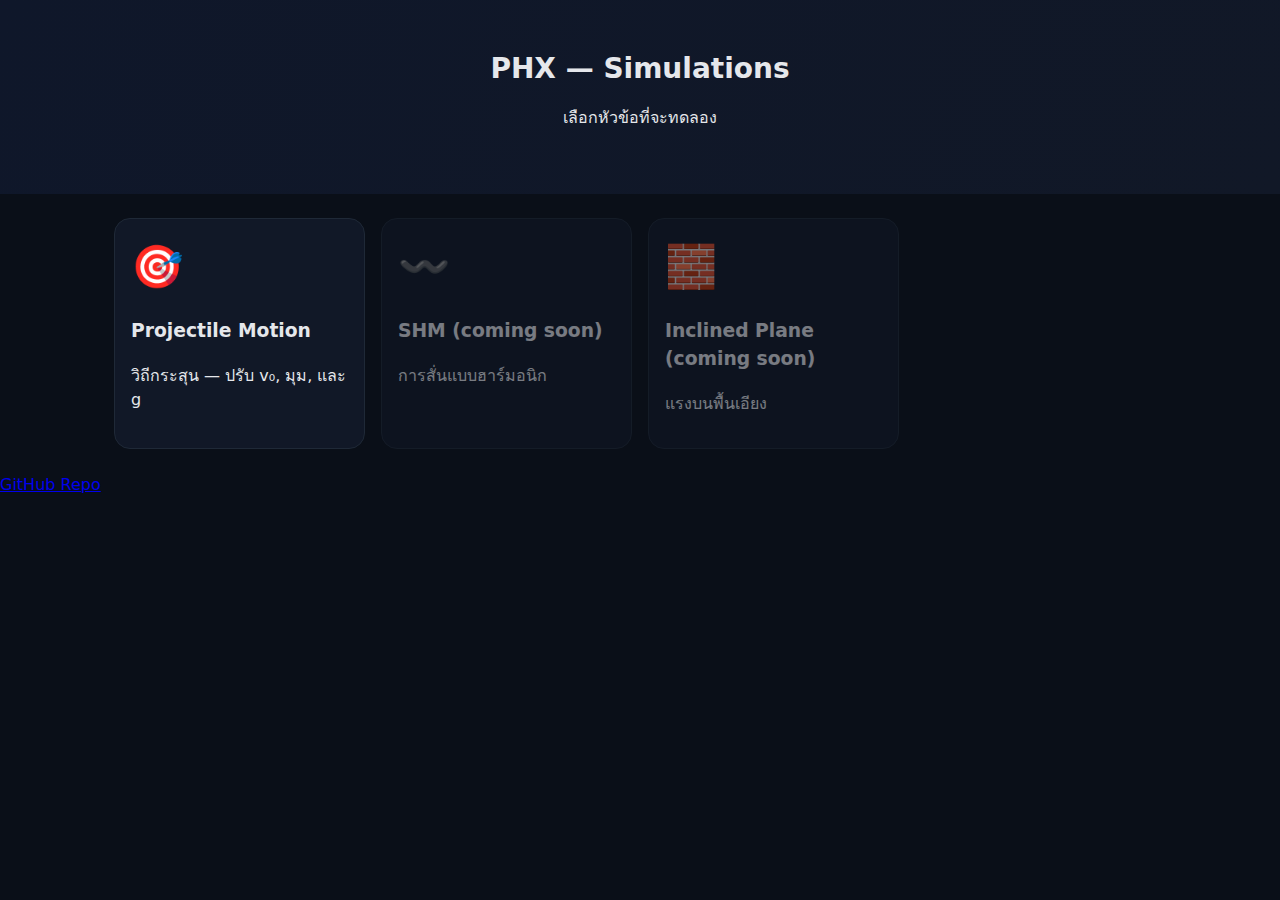
<file: docs/index.html>
<!doctype html>
<html lang="th">
<head>
  <meta charset="utf-8">
  <meta name="viewport" content="width=device-width,initial-scale=1">
  <title>PHX — Simulations</title>
  <link rel="stylesheet" href="./css/app.css">
</head>
<body>
  <header class="hero">
    <h1>PHX — Simulations</h1>
    <p>เลือกหัวข้อที่จะทดลอง</p>
  </header>

  <main class="grid">
    <a class="card" href="./projectile.html">
      <div class="thumb">🎯</div>
      <h3>Projectile Motion</h3>
      <p>วิถีกระสุน — ปรับ v₀, มุม, และ g</p>
    </a>

    <!-- เผื่อเพิ่มโมดูลอื่นในอนาคต -->
    <div class="card disabled">
      <div class="thumb">〰️</div>
      <h3>SHM (coming soon)</h3>
      <p>การสั่นแบบฮาร์มอนิก</p>
    </div>
    <div class="card disabled">
      <div class="thumb">🧱</div>
      <h3>Inclined Plane (coming soon)</h3>
      <p>แรงบนพื้นเอียง</p>
    </div>
  </main>

  <footer class="foot">
    <a href="https://github.com/penthammachat-creator/codespaces-blank" target="_blank" rel="noopener">GitHub Repo</a>
  </footer>
</body>
</html>
</file>
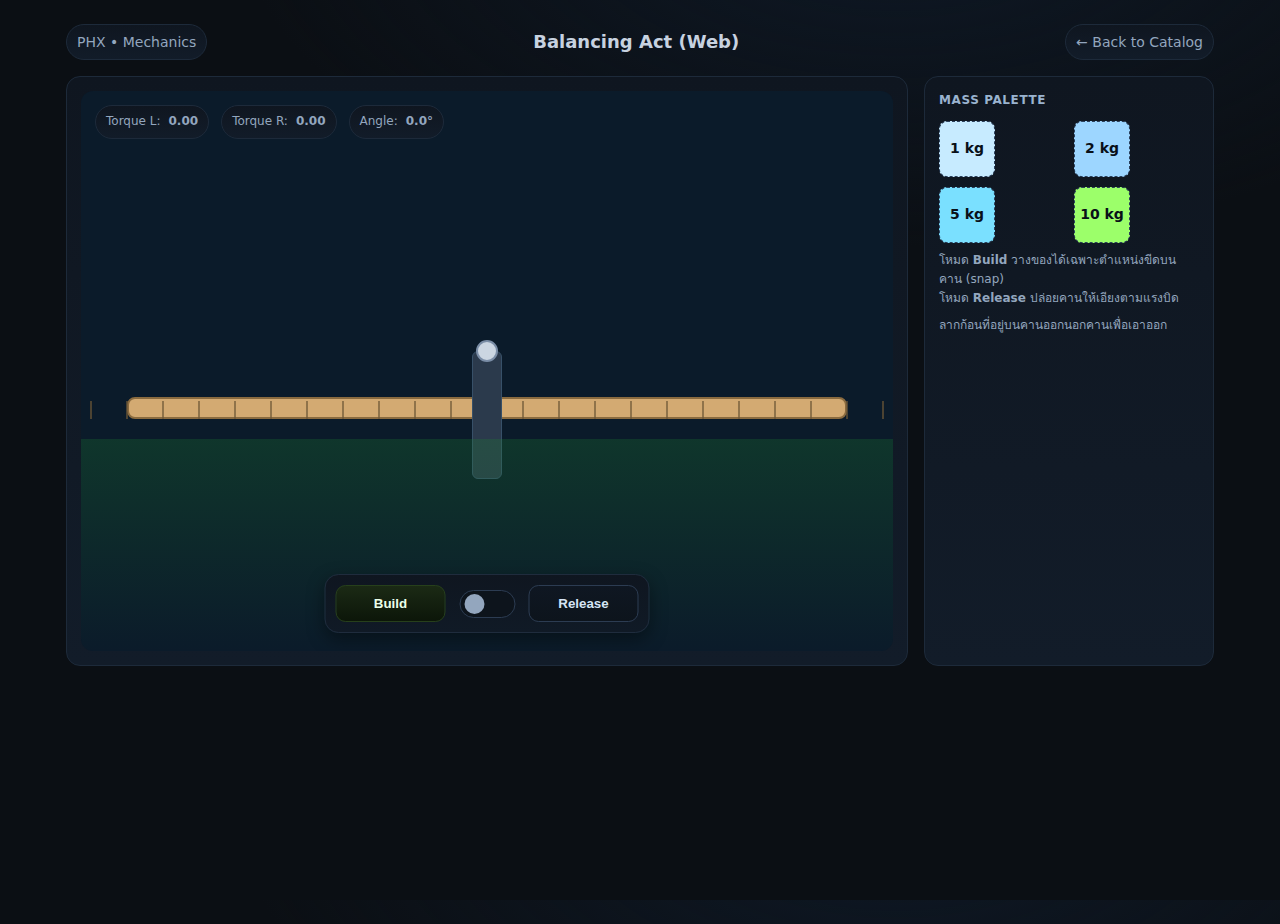
<file: docs/balance/index.html>
<!doctype html>
<html lang="th">
<meta charset="utf-8" />
<meta name="viewport" content="width=device-width, initial-scale=1" />
<title>Balancing Act — PHX</title>
<link rel="icon" href="data:,">
<style>
  :root{
    --bg:#0b0f14; --panel:#0f1620; --panel2:#121c29; --border:#1d2a3a;
    --text:#c7d2e0; --muted:#7f91a8; --primary:#9cff6a; --accent:#7ae0ff; --radius:14px;
    --beam:#d3aa72; --beamEdge:#8a6b3f;
  }
  *{box-sizing:border-box}
  html,body{height:100%}
  body{
    margin:0; background:radial-gradient(1100px 560px at 70% -10%,#0e1825 0%,transparent 60%),var(--bg);
    color:var(--text); font:14px/1.6 system-ui,-apple-system,Segoe UI,Roboto,Ubuntu,Helvetica,Arial,sans-serif;
  }
  a{color:var(--accent); text-decoration:none}
  .wrap{max-width:1180px; margin:24px auto; padding:0 16px}

  .top{display:flex; align-items:center; justify-content:space-between; gap:12px; margin-bottom:16px}
  .pill{display:inline-flex; gap:8px; align-items:center; padding:6px 10px; border:1px solid var(--border); border-radius:999px;
        background:linear-gradient(180deg,var(--panel),var(--panel2)); color:#93a6be}
  h1{margin:0; font-size:18px}

  .grid{display:grid; gap:16px; grid-template-columns: 1fr 290px}
  @media (max-width: 980px){ .grid{grid-template-columns:1fr} }

  .panel{
    border:1px solid var(--border);
    background:linear-gradient(180deg,var(--panel),var(--panel2));
    border-radius:var(--radius);
    padding:14px;
  }

  /* board */
  #board{position:relative; height:560px; border-radius:12px; overflow:hidden;}
  .sky{position:absolute; inset:0; background:#0b1b2a;}
  .ground{position:absolute; left:0; right:0; bottom:0; height:38%; background:linear-gradient(#1b803044,#1b803000);}

  /* pivot */
  .pivot { position:absolute; left:50%; bottom:172px; transform:translateX(-50%); width:30px; height:128px; background:#2b3a4c; border:1px solid #375068; border-radius:6px; }
  .pivot:after{ content:""; position:absolute; top:-12px; left:50%; transform:translateX(-50%); width:18px; height:18px; border-radius:50%; background:#cbd6e2; border:2px solid #7a8da6; }

  /* beam */
  .beam-wrap{ position:absolute; left:50%; bottom:232px; transform:translateX(-50%) rotate(0deg); transform-origin:50% 20px; transition:transform .18s ease-out; }
  .beam{ width:720px; height:22px; border-radius:8px; position:relative; background:var(--beam); border:2px solid var(--beamEdge);}
  /* slot marks */
  .slot-mark{ position:absolute; top:2px; width:2px; height:18px; background:#6e5736aa }

  /* mass */
  .mass{ width:44px; height:44px; border-radius:8px; color:#091018; display:flex; align-items:center; justify-content:center; font-weight:800;
         border:2px solid #1b2a3a; box-shadow:0 6px 16px #0008; position:absolute; cursor:grab; user-select:none; transform:translate(-50%,-50%); }
  .mass[data-mass="1"]{background:#c7ebff}
  .mass[data-mass="2"]{background:#9dd6ff}
  .mass[data-mass="5"]{background:#7ae0ff}
  .mass[data-mass="10"]{background:#9cff6a}
  .ghost{opacity:.45; filter:saturate(.6)}

  /* palette */
  aside h3{margin:0 0 10px 0; color:#9ab3cf; text-transform:uppercase; font-size:12px; letter-spacing:.6px}
  .palette{display:grid; grid-template-columns:repeat(2,1fr); gap:10px}
  .palette .mass{position:relative; border:1px dashed #2b405b; box-shadow:none; width:56px; height:56px; transform:none}
  .note{color:#93a6be; font-size:12px; margin-top:8px}

  /* HUD */
  .hud{position:absolute; left:14px; top:14px; display:flex; gap:12px; font-size:12px; color:#a8bdd6; z-index:3}
  .hud .pill{padding:6px 10px}

  /* mode switch */
  .modebar{position:absolute; left:50%; bottom:18px; transform:translateX(-50%); display:flex; gap:12px; align-items:center; z-index:3}
  .toggle{
    display:flex; align-items:center; gap:10px; background:linear-gradient(180deg,#0f1620,#101a26); border:1px solid #1f2c3d;
    padding:10px; border-radius:14px; box-shadow:0 6px 18px #0006;
  }
  .btn{
    min-width:110px; text-align:center; padding:10px 14px; border-radius:10px; border:1px solid #2c3c52;
    background:linear-gradient(180deg,#0f1722,#0d141c); color:#d5e4f5; font-weight:600; cursor:pointer;
  }
  .btn.active{border-color:#27401b; background:linear-gradient(180deg,#1b2a15,#0c1609); color:#eaffea;}
  .switch{appearance:none; width:56px; height:28px; background:#0d141c; border:1px solid #2c3c52; border-radius:999px; position:relative; cursor:pointer}
  .switch::after{content:""; position:absolute; top:3px; left:4px; width:20px; height:20px; border-radius:50%; background:#93a6be; transition:left .18s}
  .switch:checked::after{left:32px}
</style>

<div class="wrap">
  <div class="top">
    <span class="pill">PHX • Mechanics</span>
    <h1>Balancing Act (Web)</h1>
    <a class="pill" href="../index.html">← Back to Catalog</a>
  </div>

  <div class="grid">
    <!-- Board -->
    <div class="panel" id="boardPanel">
      <div id="board">
        <div class="sky"></div>
        <div class="hud">
          <span class="pill">Torque L: <b id="tL">0</b></span>
          <span class="pill">Torque R: <b id="tR">0</b></span>
          <span class="pill">Angle: <b id="ang">0°</b></span>
        </div>

        <div class="beam-wrap" id="beamWrap">
          <div class="beam" id="beam"></div>
        </div>

        <div class="pivot"></div>
        <div class="ground"></div>

        <!-- Mode switch -->
        <div class="modebar">
          <div class="toggle">
            <button class="btn" id="btnBuild">Build</button>
            <input type="checkbox" id="modeSwitch" class="switch" />
            <button class="btn" id="btnRelease">Release</button>
          </div>
        </div>
      </div>
    </div>

    <!-- Palette -->
    <aside class="panel">
      <h3>Mass Palette</h3>
      <div class="palette" id="palette">
        <div class="mass" data-mass="1"><span>1 kg</span></div>
        <div class="mass" data-mass="2"><span>2 kg</span></div>
        <div class="mass" data-mass="5"><span>5 kg</span></div>
        <div class="mass" data-mass="10"><span>10 kg</span></div>
      </div>
      <div class="note">โหมด <b>Build</b> วางของได้เฉพาะตำแหน่งขีดบนคาน (snap)<br>โหมด <b>Release</b> ปล่อยคานให้เอียงตามแรงบิด</div>
      <div class="note">ลากก้อนที่อยู่บนคานออกนอกคานเพื่อเอาออก</div>
    </aside>
  </div>
</div>

<script>
/* ==== Elements / Config ==== */
const beamWrap = document.getElementById('beamWrap');
const beam     = document.getElementById('beam');
const palette  = document.getElementById('palette');

const tL = document.getElementById('tL');
const tR = document.getElementById('tR');
const ang= document.getElementById('ang');

const btnBuild   = document.getElementById('btnBuild');
const btnRelease = document.getElementById('btnRelease');
const modeSwitch = document.getElementById('modeSwitch');

const SLOT_PX    = 36;         // ระยะห่างของแต่ละบล็อค
const SLOT_COUNT = 12;         // จำนวนบล็อคซ้าย/ขวา
const MAX_ANGLE  = 15;         // องศาสูงสุด
const TORQUE_TO_ANGLE = 0.9;   // factor แปลงแรงบิด -> องศา

let mode = 'build';            // 'build' or 'release'

/* ==== Helpers ==== */
function clamp(v,a,b){ return Math.max(a,Math.min(b,v)); }
function slotX(index){ return beam.clientWidth/2 + index*SLOT_PX; }
function nearestIndexByClientX(clientX){
  const r = beam.getBoundingClientRect();
  const relX = clientX - r.left;
  const idx  = Math.round((relX - beam.clientWidth/2)/SLOT_PX);
  return clamp(idx, -SLOT_COUNT, SLOT_COUNT);
}

/* draw slot marks */
(function(){
  for(let i=-SLOT_COUNT;i<=SLOT_COUNT;i++){
    const x = slotX(i);
    const m = document.createElement('div');
    m.className='slot-mark';
    m.style.left = (x-1)+'px';
    beam.appendChild(m);
  }
})();

/* ==== State ==== */
const onBeam = [];              // {el, mass, slot}
const occ    = new Map();       // slot -> obj

/* ==== Recalc torques & angle ==== */
function recalc(){
  let L=0,R=0;
  for(const o of onBeam){
    if(o.slot < 0) L += o.mass * Math.abs(o.slot);
    else if(o.slot > 0) R += o.mass * Math.abs(o.slot);
  }
  tL.textContent = L.toFixed(2);
  tR.textContent = R.toFixed(2);

  const net = R - L;
  const theta = (mode==='release')
    ? clamp(net * TORQUE_TO_ANGLE, -MAX_ANGLE, MAX_ANGLE)
    : 0;

  ang.textContent = theta.toFixed(1)+'°';
  beamWrap.style.transform = `translateX(-50%) rotate(${theta}deg)`;
}

/* ==== Drag & Drop (snap) ==== */
let dragging=null;

function createMassEl(mass){
  const el = document.createElement('div');
  el.className = 'mass';
  el.dataset.mass = mass;
  el.innerHTML = `<span>${mass} kg</span>`;
  return el;
}

function startDragFromPalette(src){
  const mass = +src.dataset.mass;
  const ghost = createMassEl(mass); ghost.classList.add('ghost');
  document.body.appendChild(ghost);
  dragging = {el:ghost, mass, fromPalette:true};
}

function startDragFromBeam(obj){
  // remove from beam temporarily
  occ.delete(obj.slot);
  const idx = onBeam.indexOf(obj);
  if(idx>=0) onBeam.splice(idx,1);
  const ghost = createMassEl(obj.mass); ghost.classList.add('ghost');
  document.body.appendChild(ghost);
  beamWrap.removeChild(obj.el);
  dragging = {el:ghost, mass:obj.mass, fromPalette:false};
  recalc();
}

function onMouseMove(e){
  if(!dragging) return;
  const el=dragging.el;
  el.style.position='fixed';
  el.style.left = (e.clientX - el.offsetWidth/2)+'px';
  el.style.top  = (e.clientY - el.offsetHeight/2)+'px';
}

function cancelDrag(){
  if(!dragging) return;
  dragging.el.remove(); dragging=null;
}

function nearestFreeSlot(target){
  // ถ้าตำแหน่งนั้นว่าง ใช้เลย; ถ้าไม่ว่าง ให้หาใกล้ที่สุดที่ว่าง
  if(!occ.has(target)) return target;
  for(let d=1; d<=SLOT_COUNT; d++){
    const a = target-d, b = target+d;
    if(a>=-SLOT_COUNT && !occ.has(a)) return a;
    if(b<= SLOT_COUNT && !occ.has(b)) return b;
  }
  return null; // เต็ม
}

function placeOnBeam(mass, slot){
  const el = createMassEl(mass);
  el.style.left = slotX(slot)+'px';
  el.style.bottom = '34px';
  el.onmousedown = ()=> {
    const obj = occ.get(slot);
    if(obj) startDragFromBeam(obj), bindDoc();
  };
  beamWrap.appendChild(el);
  const obj = {el, mass, slot};
  onBeam.push(obj); occ.set(slot,obj);
}

function finishDrag(e){
  if(!dragging) return;
  // inside beam area?
  const r = beam.getBoundingClientRect();
  const inside = (e.clientX>=r.left && e.clientX<=r.right &&
                  e.clientY>=r.top-80 && e.clientY<=r.bottom+60);
  if(inside){
    const idx = nearestIndexByClientX(e.clientX);
    const free = nearestFreeSlot(idx);
    if(free!==null){
      placeOnBeam(dragging.mass, free);
      recalc();
    }
  }
  cancelDrag();
}

function bindDoc(){
  document.addEventListener('mousemove',onMouseMove);
  document.addEventListener('mouseup',(ev)=>{
    document.removeEventListener('mousemove',onMouseMove);
    finishDrag(ev);
  },{once:true});
}

/* palette events */
palette.querySelectorAll('.mass').forEach(m=>{
  m.addEventListener('mousedown',()=>{
    startDragFromPalette(m); bindDoc();
  });
});

/* delegate from beam (remove & drag) */
beamWrap.addEventListener('mousedown',(e)=>{
  const el = e.target.closest('.mass');
  if(!el) return;
  // find obj by slot (by position)
  const obj = [...occ.values()].find(o=>o.el===el);
  if(!obj) return;
  startDragFromBeam(obj); bindDoc();
});

/* ==== Mode switch ==== */
function setMode(newMode){
  mode = newMode;
  modeSwitch.checked = (mode==='release');
  btnBuild.classList.toggle('active', mode==='build');
  btnRelease.classList.toggle('active', mode==='release');
  recalc();
}
btnBuild.onclick   = ()=> setMode('build');
btnRelease.onclick = ()=> setMode('release');
modeSwitch.onchange= ()=> setMode(modeSwitch.checked?'release':'build');

/* init */
setMode('build');
recalc();

/* responsiveness */
window.addEventListener('resize', ()=>{
  // อัปเดตตำแหน่งมวลบนคานเมื่อขนาดเปลี่ยน
  for(const o of onBeam){
    o.el.style.left = slotX(o.slot)+'px';
  }
});
</script>
</html>
</file>
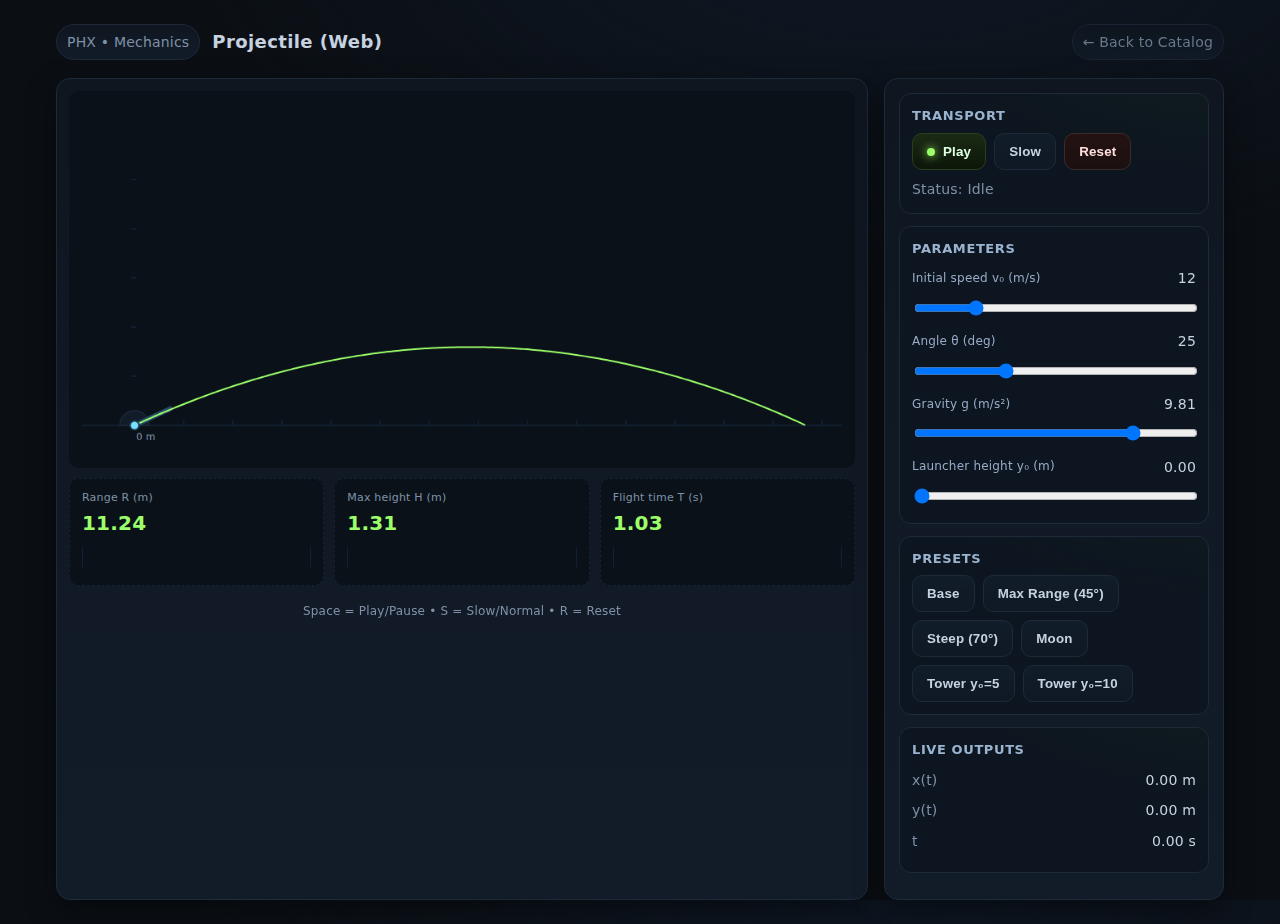
<file: docs/projectile/index.html>
<!doctype html>
<html lang="th">
<meta charset="utf-8" />
<meta name="viewport" content="width=device-width, initial-scale=1" />
<title>Projectile — PHX</title>
<link rel="icon" href="data:,">
<style>
  :root{
    --bg:#0b0f14;
    --panel:#0f1620;
    --panel-2:#121c29;
    --border:#1d2a3a;
    --text:#c7d2e0;
    --muted:#7f91a8;
    --primary:#9cff6a;
    --primary-weak:#9cff6a22;
    --accent:#7ae0ff;
    --danger:#ff6b6b;
    --radius:14px;
    --shadow:0 10px 30px rgba(0,0,0,.45);
  }
  *{box-sizing:border-box}
  html,body{height:100%}
  body{
    margin:0;
    background:radial-gradient(1200px 600px at 70% -10%,#0e1825 0%,transparent 60%),var(--bg);
    color:var(--text); font:14px/1.6 system-ui,-apple-system,Segoe UI,Roboto,Ubuntu,Helvetica,Arial,sans-serif;
    letter-spacing:.2px;
  }
  a{color:var(--accent); text-decoration:none}
  .wrap{max-width:1200px; margin:24px auto; padding:0 16px}

  /* header */
  .top{display:flex; align-items:center; justify-content:space-between; gap:16px; margin-bottom:18px;}
  .brand{display:flex; align-items:center; gap:12px}
  .pill{display:inline-flex; align-items:center; gap:8px; padding:6px 10px; border:1px solid var(--border);
        border-radius:999px; background:linear-gradient(180deg,var(--panel),var(--panel-2)); color:var(--muted)}
  .brand h1{font-size:18px; margin:0; letter-spacing:.4px}
  .back{opacity:.8} .back:hover{opacity:1}

  /* layout */
  .grid{display:grid; gap:16px; grid-template-columns: 1.2fr 340px;}
  @media (max-width: 980px){ .grid{grid-template-columns:1fr} }

  .panel{
    background:linear-gradient(180deg,var(--panel),var(--panel-2));
    border:1px solid var(--border); border-radius:var(--radius); box-shadow:var(--shadow);
  }

  /* canvas area */
  .stage{padding:12px}
  canvas{display:block; width:100%; height:auto; border-radius:10px; background:#0a1118;}
  .metric-bar{display:grid; grid-template-columns:repeat(3,1fr); gap:10px; margin-top:10px}
  .metric{background:#0a1118; border:1px dashed #132235; border-radius:10px; padding:10px 12px;}
  .metric .k{font-size:11px; color:var(--muted)}
  .metric .v{font-size:20px; font-weight:700; color:var(--primary)}
  .spark{height:36px; width:100%; display:block}

  /* side controls */
  .side{padding:14px}
  .card{
    border:1px solid var(--border);
    background:radial-gradient(600px 280px at 110% -50%, #19321844 0%, transparent 55%), #0d1520;
    border-radius:12px; padding:12px; margin-bottom:12px;
  }
  .card h3{margin:0 0 6px 0; font-size:13px; text-transform:uppercase; letter-spacing:.6px; color:#9ab3cf}
  .row{display:flex; gap:10px; align-items:center; justify-content:space-between; margin:8px 0}
  label{font-size:12px; color:#97abc6}
  output{min-width:64px; text-align:right; color:var(--text)}
  input[type="range"]{width:100%}
  .sl{display:flex; gap:12px; align-items:center}

  .btns{display:flex; gap:8px; flex-wrap:wrap}
  .btn{
    appearance:none; border:1px solid var(--border); color:var(--text); background:linear-gradient(180deg,#121d2a,#0f1824);
    padding:10px 14px; border-radius:10px; cursor:pointer; font-weight:600; letter-spacing:.2px;
    transition:.15s transform ease, .15s border-color ease, .15s background ease;
  }
  .btn:hover{transform:translateY(-1px); border-color:#25405e}
  .btn.primary{background:linear-gradient(180deg,#1b2a15,#0c1609); border-color:#27401b; color:#dfffe2}
  .btn.primary .dot{display:inline-block; width:8px; height:8px; border-radius:50%; background:var(--primary); margin-right:8px; box-shadow:0 0 10px var(--primary)}
  .btn.warn{border-color:#3c2b2b; background:linear-gradient(180deg,#241212,#1b1010); color:#ffdcdc}

  .muted{color:var(--muted)}
  .foot{margin-top:16px; text-align:center; color:var(--muted); font-size:12px}
</style>

<div class="wrap">
  <div class="top">
    <div class="brand">
      <span class="pill">PHX • Mechanics</span>
      <h1>Projectile (Web)</h1>
    </div>
    <a class="back pill" href="../index.html">← Back to Catalog</a>
  </div>

  <div class="grid">
    <!-- Left: canvas + metrics -->
    <div class="panel stage">
      <canvas id="cv" width="960" height="460" aria-label="Projectile trajectory"></canvas>

      <div class="metric-bar">
        <div class="metric">
          <div class="k">Range R (m)</div>
          <div class="v" id="mR">0.00</div>
          <canvas class="spark" id="spr"></canvas>
        </div>
        <div class="metric">
          <div class="k">Max height H (m)</div>
          <div class="v" id="mH">0.00</div>
          <canvas class="spark" id="sph"></canvas>
        </div>
        <div class="metric">
          <div class="k">Flight time T (s)</div>
          <div class="v" id="mT">0.00</div>
          <canvas class="spark" id="spt"></canvas>
        </div>
      </div>

      <div class="foot muted">Space = Play/Pause • S = Slow/Normal • R = Reset</div>
    </div>

    <!-- Right: controls -->
    <aside class="panel side">
      <div class="card">
        <h3>Transport</h3>
        <div class="btns">
          <button class="btn primary" id="play"><span class="dot"></span><span id="playLabel">Play</span></button>
          <button class="btn" id="speed">Slow</button>
          <button class="btn warn" id="reset">Reset</button>
        </div>
        <div class="muted" style="margin-top:8px">Status: <span id="statusText">Idle</span></div>
      </div>

      <div class="card">
        <h3>Parameters</h3>
        <div class="row sl"><label>Initial speed v₀ (m/s)</label><output id="ov0">12</output></div>
        <input id="v0" type="range" min="5" max="40" value="12" step="1" />
        <div class="row sl"><label>Angle θ (deg)</label><output id="oth">25</output></div>
        <input id="th" type="range" min="0" max="80" value="25" step="1" />
        <div class="row sl"><label>Gravity g (m/s²)</label><output id="og">9.81</output></div>
        <input id="g" type="range" min="1.62" max="12" value="9.81" step="0.01" />
        <div class="row sl"><label>Launcher height y₀ (m)</label><output id="oy0">0.00</output></div>
        <input id="y0" type="range" min="0" max="15" value="0" step="0.1" />
      </div>

      <div class="card">
        <h3>Presets</h3>
        <div class="btns">
          <button class="btn" data-pre="base">Base</button>
          <button class="btn" data-pre="far">Max Range (45°)</button>
          <button class="btn" data-pre="steep">Steep (70°)</button>
          <button class="btn" data-pre="moon">Moon</button>
          <button class="btn" data-pre="tower5">Tower y₀=5</button>
          <button class="btn" data-pre="tower10">Tower y₀=10</button>
        </div>
      </div>

      <div class="card">
        <h3>Live outputs</h3>
        <div class="row"><span class="muted">x(t)</span><span id="ox">0.00 m</span></div>
        <div class="row"><span class="muted">y(t)</span><span id="oy">0.00 m</span></div>
        <div class="row"><span class="muted">t</span><span id="ot">0.00 s</span></div>
      </div>
    </aside>
  </div>
</div>

<script>
/* ===== Math core (support y0) ===== */
const Physics = {
  tof(v0, thetaDeg, g, y0=0){
    // solve y(t) = y0 + v0*sinθ*t - 0.5*g*t^2 = 0  (take positive root)
    const th = thetaDeg * Math.PI/180;
    const vy = v0 * Math.sin(th);
    const disc = vy*vy + 2*g*y0;
    return (vy + Math.sqrt(Math.max(0,disc))) / g;
  },
  range(v0, thetaDeg, g, y0=0){
    const th = thetaDeg * Math.PI/180;
    const vx = v0 * Math.cos(th);
    return vx * Physics.tof(v0, thetaDeg, g, y0);
  },
  hmax(v0, thetaDeg, g, y0=0){
    const th = thetaDeg * Math.PI/180;
    const vy = v0 * Math.sin(th);
    return y0 + (vy*vy)/(2*g);
  },
  pos(v0, thetaDeg, g, t, y0=0){
    const th = thetaDeg * Math.PI/180;
    const x = v0*Math.cos(th)*t;
    const y = y0 + v0*Math.sin(th)*t - 0.5*g*t*t;
    return {x,y};
  }
};

/* ===== Elements ===== */
const cv = document.getElementById('cv');
const cx = cv.getContext('2d',{alpha:false});
const v0In = document.getElementById('v0');
const thIn = document.getElementById('th');
const gIn  = document.getElementById('g');
const y0In = document.getElementById('y0');
const ov0=document.getElementById('ov0');
const oth=document.getElementById('oth');
const og =document.getElementById('og');
const oy0=document.getElementById('oy0');
const mR=document.getElementById('mR');
const mH=document.getElementById('mH');
const mT=document.getElementById('mT');
const ox=document.getElementById('ox');
const oy=document.getElementById('oy');
const ot=document.getElementById('ot');
const playBtn=document.getElementById('play');
const playLabel=document.getElementById('playLabel');
const speedBtn=document.getElementById('speed');
const resetBtn=document.getElementById('reset');
const statusText=document.getElementById('statusText');
const presetBtns=[...document.querySelectorAll('[data-pre]')];
const spr = document.getElementById('spr').getContext('2d');
const sph = document.getElementById('sph').getContext('2d');
const spt = document.getElementById('spt').getContext('2d');

/* ===== State ===== */
let v0 = +v0In.value, th = +thIn.value, g = +gIn.value, y0 = +y0In.value;
let running=false, t=0, speed=0.25;
let tprev=0;
let seriesR=[], seriesH=[], seriesT=[];

/* ===== Helpers ===== */
function groundY(){ return cv.height-52; }
function toScreen(x,y,scale){
  return [ 80 + x*scale, groundY() - y*scale ];
}
function clamp(v,a,b){ return Math.max(a,Math.min(b,v)); }
function format(n, p=2){ return Number(n).toFixed(p); }
function setStatus(s){ statusText.textContent=s; }

/* tiny sparkline */
function drawSpark(ctx, data, color="#9cff6a"){
  const w=ctx.canvas.width, h=ctx.canvas.height;
  ctx.clearRect(0,0,w,h);
  ctx.strokeStyle="#142538"; ctx.strokeRect(0.5,0.5,w-1,h-1);
  if(!data.length){return}
  const max=Math.max(...data), min=Math.min(...data);
  const n=data.length;
  ctx.beginPath(); ctx.strokeStyle=color; ctx.lineWidth=1.5;
  for(let i=0;i<n;i++){
    const x=(i/(n-1||1))*(w-6)+3;
    const y = h-3 - ((data[i]-min)/((max-min)||1))*(h-6);
    (i?ctx.lineTo(x,y):ctx.moveTo(x,y));
  }
  ctx.stroke();
}

/* ===== Draw main scene ===== */
function draw(){
  cx.fillStyle="#0a1118";
  cx.fillRect(0,0,cv.width,cv.height);

  const gy=groundY();

  // ground line
  cx.strokeStyle="#102031"; cx.lineWidth=2;
  cx.beginPath(); cx.moveTo(16,gy); cx.lineTo(cv.width-16,gy); cx.stroke();

  // axis ticks
  cx.strokeStyle="#0f2032";
  for(let x=80;x<cv.width-20;x+=60){ cx.beginPath(); cx.moveTo(x,gy); cx.lineTo(x,gy-6); cx.stroke(); }
  for(let y=gy;y>60;y-=60){ cx.beginPath(); cx.moveTo(76,y); cx.lineTo(82,y); cx.stroke(); }

  // compute totals + scale (with y0)
  const T = Physics.tof(v0, th, g, y0);
  const R = Math.max(0.01, Physics.range(v0, th, g, y0));
  const H = Math.max(0.01, Physics.hmax(v0, th, g, y0));

  const sx = (cv.width - 140) / R;
  const sy = (gy - 60) / Math.max(H, y0 || 0.01);
  const scale = Math.max(2, Math.min(sx, sy));

  // tower (at x=0, height y0)
  const [tx, ty0] = toScreen(0, 0, scale);
  const [, tyTop] = toScreen(0, y0, scale);
  const towerW = 36;

  cx.fillStyle="#121c29";
  cx.strokeStyle="#1d2a3a";
  cx.lineWidth=1.5;
  cx.beginPath();
  cx.moveTo(tx - towerW/2, gy);
  cx.lineTo(tx - towerW/2, tyTop);
  cx.arc(tx, tyTop, towerW/2, Math.PI, 0);
  cx.lineTo(tx + towerW/2, gy);
  cx.closePath();
  cx.fill(); cx.stroke();

  // launcher barrel (direction = theta)
  const thRad = th * Math.PI/180;
  const barrelLen = 48;
  cx.strokeStyle="#264968"; cx.lineWidth=6; cx.lineCap="round";
  cx.beginPath();
  cx.moveTo(tx, tyTop);
  cx.lineTo(tx + Math.cos(thRad)*barrelLen, tyTop - Math.sin(thRad)*barrelLen);
  cx.stroke();

  // trajectory
  cx.strokeStyle = "#9cff6a";
  cx.lineWidth = 2;
  cx.beginPath();
  let first = true;
  const dt = Math.max(0.004, T / 300);
  for (let tt = 0; tt <= T + 1e-6; tt += dt) {
    const p = Physics.pos(v0, th, g, tt, y0);
    const [xx, yy] = toScreen(p.x, Math.max(0, p.y), scale);
    if (first){ cx.moveTo(xx, yy); first=false; } else { cx.lineTo(xx, yy); }
  }
  cx.stroke();

  // moving ball
  const tt = clamp(t, 0, T);
  const p = Physics.pos(v0, th, g, tt, y0);
  const [bx, by] = toScreen(p.x, Math.max(0, p.y), scale);
  cx.fillStyle = "#7ae0ff";
  cx.beginPath(); cx.arc(bx, by, 5.5, 0, Math.PI*2); cx.fill();
  cx.strokeStyle="#1a3a4f"; cx.lineWidth=2; cx.stroke();

  // labels
  cx.fillStyle = "#7f91a8";
  cx.font = "12px system-ui, -apple-system, Segoe UI, Roboto";
  cx.fillText("0 m", 82, gy+18);

  // metrics (DOM)
  mR.textContent = format(R);
  mH.textContent = format(H);
  mT.textContent = format(T);
  ox.textContent = `${format(Math.max(0,p.x))} m`;
  oy.textContent = `${format(Math.max(0,p.y))} m`;
  ot.textContent = `${format(tt)} s`;

  // sparklines
  seriesR.push(R); if(seriesR.length>60) seriesR.shift();
  seriesH.push(H); if(seriesH.length>60) seriesH.shift();
  seriesT.push(T); if(seriesT.length>60) seriesT.shift();
  drawSpark(spr, seriesR, "#9cff6a");
  drawSpark(sph, seriesH, "#7ae0ff");
  drawSpark(spt, seriesT, "#ffd36b");
}

/* ===== Animation loop ===== */
function tick(now){
  if(!running){ return; }
  if(!tprev) tprev = now;
  const elapsed = (now - tprev) / 1000;
  tprev = now;

  const T = Physics.tof(v0, th, g, y0);
  t += elapsed * (speed || 1.0);
  if (t >= T){
    t = T;
    draw();
    pause();
    return;
  }
  draw();
  requestAnimationFrame(tick);
}

/* ===== Controls ===== */
function play(){
  if (running) return;
  running = true;
  tprev = 0;
  playLabel.textContent = "Pause";
  setStatus("Running");
  requestAnimationFrame(tick);
}
function pause(){
  if (!running) return;
  running = false;
  playLabel.textContent = "Play";
  setStatus("Paused");
}
function reset(){
  pause();
  t = 0;
  setStatus("Idle");
  draw();
}
function togglePlay(){ running ? pause() : play(); }
function toggleSpeed(){
  speed = (speed === 1.0) ? 0.25 : 1.0;
  speedBtn.textContent = (speed === 1.0) ? "Normal" : "Slow";
}

/* ===== Events ===== */
v0In.addEventListener('input', () => { v0 = +v0In.value; ov0.textContent=v0In.value; reset(); });
thIn.addEventListener('input', () => { th = +thIn.value; oth.textContent=thIn.value; reset(); });
gIn.addEventListener('input',  () => { g  = +gIn.value;  og.textContent=gIn.value;  reset(); });
y0In.addEventListener('input',  () => { y0 = +y0In.value; oy0.textContent=y0In.value; reset(); });

playBtn.addEventListener('click', togglePlay);
speedBtn.addEventListener('click', toggleSpeed);
resetBtn.addEventListener('click', reset);

// Presets
const PRESETS = {
  base:     { v0:12, th:25, g:9.81, y0:0 },
  far:      { v0:20, th:45, g:9.81, y0:0 },
  steep:    { v0:14, th:70, g:9.81, y0:0 },
  moon:     { v0:12, th:45, g:1.62, y0:0 },
  tower5:   { v0:14, th:30, g:9.81, y0:5 },
  tower10:  { v0:14, th:25, g:9.81, y0:10 },
};
presetBtns.forEach(b=>{
  b.addEventListener('click', ()=>{
    const p = PRESETS[b.dataset.pre];
    if(!p) return;
    v0In.value=p.v0; thIn.value=p.th; gIn.value=p.g; y0In.value=p.y0;
    ov0.textContent=p.v0; oth.textContent=p.th; og.textContent=p.g; oy0.textContent=p.y0.toFixed(2);
    v0=p.v0; th=p.th; g=p.g; y0=p.y0;
    reset();
  });
});

// Keyboard: Space/S/R
window.addEventListener('keydown', (e)=>{
  if (e.code === 'Space'){ e.preventDefault(); togglePlay(); }
  else if (e.key === 's' || e.key === 'S'){ toggleSpeed(); }
  else if (e.key === 'r' || e.key === 'R'){ reset(); }
});

// First paint
draw();
</script>
</html>
</file>
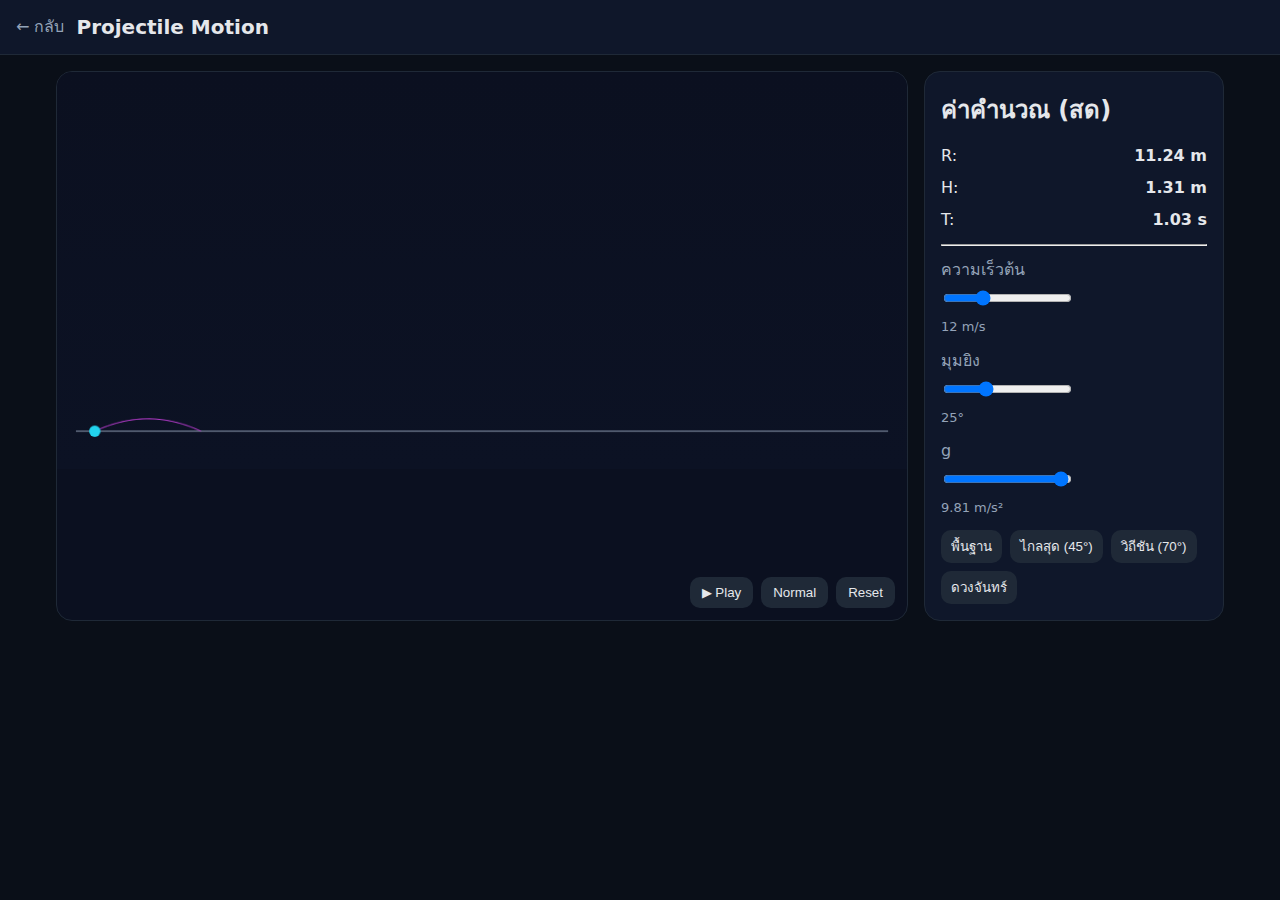
<file: docs/projectile.html>
<!doctype html>
<html lang="th">
<head>
  <meta charset="utf-8">
  <meta name="viewport" content="width=device-width,initial-scale=1">
  <title>PHX — Projectile</title>
  <link rel="stylesheet" href="./css/app.css">
</head>
<body>
  <header class="toolbar">
    <a href="./" class="back">← กลับ</a>
    <h1>Projectile Motion</h1>
  </header>

  <main class="layout">
    <section class="stage">
      <canvas id="canvas" width="900" height="420"></canvas>
      <div class="transport">
        <button id="play">▶ Play</button>
        <button id="speed">Normal</button>
        <button id="reset">Reset</button>
      </div>
    </section>

    <aside class="panel">
      <h2>ค่าคำนวณ (สด)</h2>
      <div class="kv"><span>R:</span><strong id="rVal">–</strong></div>
      <div class="kv"><span>H:</span><strong id="hVal">–</strong></div>
      <div class="kv"><span>T:</span><strong id="tVal">–</strong></div>

      <hr>
      <div class="control">
        <label>ความเร็วต้น</label>
        <input type="range" id="v0" min="5" max="30" step="1" value="12">
        <div class="val" id="v0Text">12 m/s</div>
      </div>
      <div class="control">
        <label>มุมยิง</label>
        <input type="range" id="theta" min="0" max="80" step="1" value="25">
        <div class="val" id="thetaText">25°</div>
      </div>
      <div class="control">
        <label>g</label>
        <input type="range" id="g" min="1.62" max="10" step="0.01" value="9.81">
        <div class="val" id="gText">9.81 m/s²</div>
      </div>

      <div class="presets">
        <button id="p0">พื้นฐาน</button>
        <button id="p1">ไกลสุด (45°)</button>
        <button id="p2">วิถีชัน (70°)</button>
        <button id="p3">ดวงจันทร์</button>
      </div>
    </aside>
  </main>

  <script src="./js/projectile.js"></script>
</body>
</html>
</file>
<file: docs/css/app.css>
:root{--bg:#0b1220;--panel:#0f172a;--text:#e5e7eb;--muted:#94a3b8;--accent:#7c3aed}
*{box-sizing:border-box} body{margin:0;font:16px/1.5 ui-sans-serif,system-ui; color:var(--text); background:#0a0f18}
.hero{padding:48px 16px;text-align:center;background:linear-gradient(120deg,#0f172a, #111827)}
.hero h1{margin:0 0 8px;font-size:28px}
.grid{display:grid;gap:16px;grid-template-columns:repeat(auto-fill,minmax(240px,1fr));padding:24px;max-width:1100px;margin:0 auto}
.card{background:#111827;border:1px solid #1f2937;border-radius:16px;padding:16px;text-decoration:none;color:var(--text);transition:transform .15s,border .15s}
.card:hover{transform:translateY(-3px);border-color:#334155}
.card .thumb{font-size:42px;margin-bottom:8px}
.card.disabled{opacity:.5;pointer-events:none}

.toolbar{display:flex;gap:12px;align-items:center;padding:12px 16px;background:#0f172a;border-bottom:1px solid #1f2937}
.toolbar h1{margin:0;font-size:20px}
.toolbar .back{color:var(--muted);text-decoration:none}
.layout{display:grid;grid-template-columns:1fr 300px;gap:16px;max-width:1200px;margin:16px auto;padding:0 16px}
.stage{background:#0b1020;border:1px solid #1f2937;border-radius:16px;position:relative;overflow:hidden}
.transport{position:absolute;right:12px;bottom:12px;display:flex;gap:8px}
.transport button{background:#1f2937;color:var(--text);border:none;border-radius:10px;padding:8px 12px;cursor:pointer}
.transport button:hover{background:#334155}

.panel{background:var(--panel);border:1px solid #1f2937;border-radius:16px;padding:16px}
.panel h2{margin:4px 0 12px}
.kv{display:flex;justify-content:space-between;padding:4px 0}
.kv strong{font-weight:700}
.control{margin:12px 0}
.control label{display:block;margin-bottom:6px;color:var(--muted)}
.control .val{font-size:13px;color:var(--muted);margin-top:4px}
.presets{display:flex;flex-wrap:wrap;gap:8px;margin-top:12px}
.presets button{background:#1f2937;color:var(--text);border:none;border-radius:10px;padding:6px 10px;cursor:pointer}
.presets button:hover{background:#334155}

canvas{display:block;width:100%;height:auto;background:linear-gradient(#0b1020,#0c1224)}
</file>
